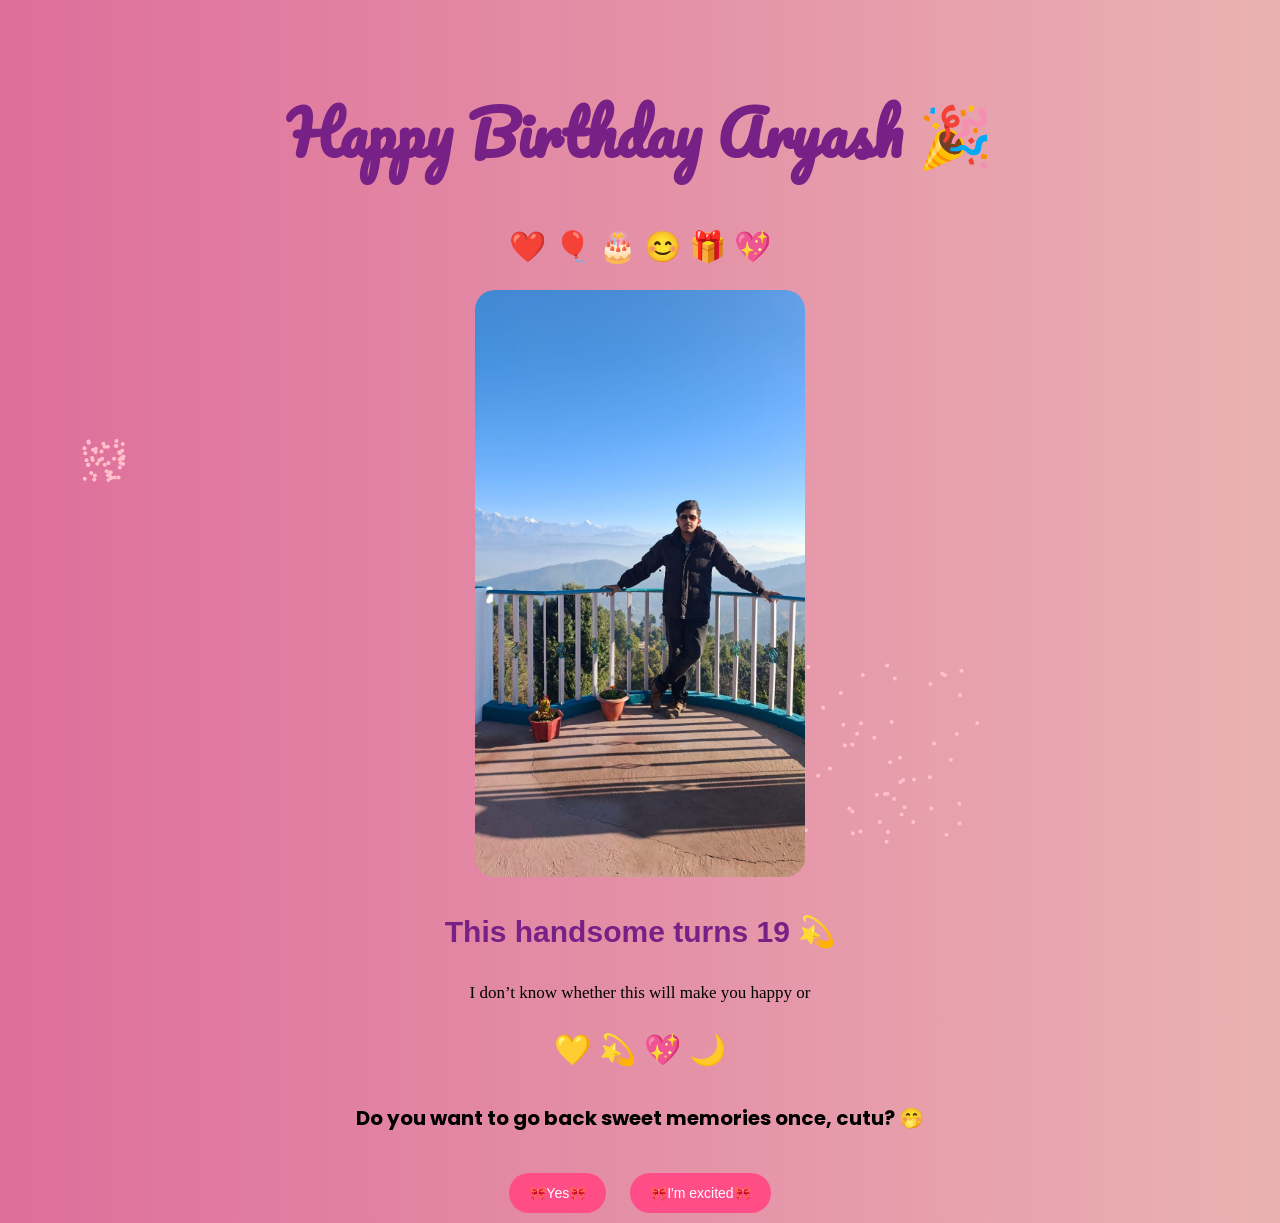
<file: index.html>
<!DOCTYPE html>
<html lang="en">
<head>
<meta charset="UTF-8">
<meta name="viewport" content="width=device-width, initial-scale=1.0">
<title>Happy Birthday Aryash</title>

<link rel="stylesheet" href="style.css">
<link href="https://fonts.googleapis.com/css2?family=Pacifico&family=Poppins&display=swap" rel="stylesheet">

</head>

<body>

<canvas id="fireworks"></canvas>

<h1 class="title">Happy Birthday Aryash 🎉</h1>

<div class="animation">
❤️ 🎈 🎂 😊 🎁 💖
</div>

<div class="photo-box">
    <img src="./images/firstpic.jpeg">
</div>

<p class="animated-text">This handsome turns 19 💫</p>

<!-- Typing Effect -->
<div class="message">
<p id="typing"></p>
</div>

<div class="animation">💛 💫 💖 🌙</div>

<h3 class="question">Do you want to go back sweet memories once, cutu? 🤭</h3>

<button class="btn" onclick="go()">🎀Yes🎀</button>
<button class="btn" onclick="go()">🎀I'm excited🎀</button>

<script>
// Typing Text
const text = `I don’t know whether this will make you happy or not, but I always try to make you happy 🙃. I also don’t know whether you will accept this or not. I’m not even asking you to consider me for what has happened. Right now, all I want is to say thank you to you—and even that feels too small🎀🥹.

I’m confused whether this bond is permanent or temporary, but however long it lasts, the memories will be permanent for me💗🩷. I want to thank you from my heart for understanding all my emotions😌😌, and for listening to everything I said.

For the first time, I felt this happy liking someone🦋🦋, but now whatever happens is destiny. I don’t know how you’ll react, but still… your cutie is requesting you—please don’t hurt her too much 🥺🥺. When you say something, she can’t stay stable.

I will always remember our laughter, our fun, our talks…😁😁 waiting to go home with you… meeting you every day in college… 🤭🩷and especially all those cute conversations with you. The sweet compliments you gave me—I will never forget them 😌😌. When I don’t get to talk to you, even for a day, it hurts me. I don’t know how I’ll accept it if I don’t have you, but whatever happens, I have no control over it, so I’ll move forward thinking it’s fate.

And it’s not just for today—I don’t wish you only today 🙃. Every day carries my love for you ❤️🎀.

Love you, my cutu… 💗🎀🦋`;

let i = 0;
function typing() {
    if (i < text.length) {
        document.getElementById("typing").innerHTML += text.charAt(i);
        i++;
        setTimeout(typing, 25);
    }
}
typing();

// Button redirect
function go(){
    window.location.href = "memories.html";
}

// Fireworks
const canvas = document.getElementById("fireworks");
const ctx = canvas.getContext("2d");

canvas.width = window.innerWidth;
canvas.height = window.innerHeight;

let particles = [];

function createFirework(x, y) {
    for (let i = 0; i < 50; i++) {
        particles.push({
            x: x,
            y: y,
            dx: (Math.random() - 0.5) * 5,
            dy: (Math.random() - 0.5) * 5,
            life: 100
        });
    }
}

function animateFireworks() {
    ctx.clearRect(0, 0, canvas.width, canvas.height);

    particles.forEach((p, index) => {
        p.x += p.dx;
        p.y += p.dy;
        p.life--;

        ctx.beginPath();
        ctx.arc(p.x, p.y, 2, 0, Math.PI * 2);
        ctx.fillStyle = "pink";
        ctx.fill();

        if (p.life <= 0) particles.splice(index, 1);
    });

    requestAnimationFrame(animateFireworks);
}

setInterval(() => {
    createFirework(Math.random() * canvas.width, Math.random() * canvas.height);
}, 800);

animateFireworks();
</script>

</body>
</html>
</file>
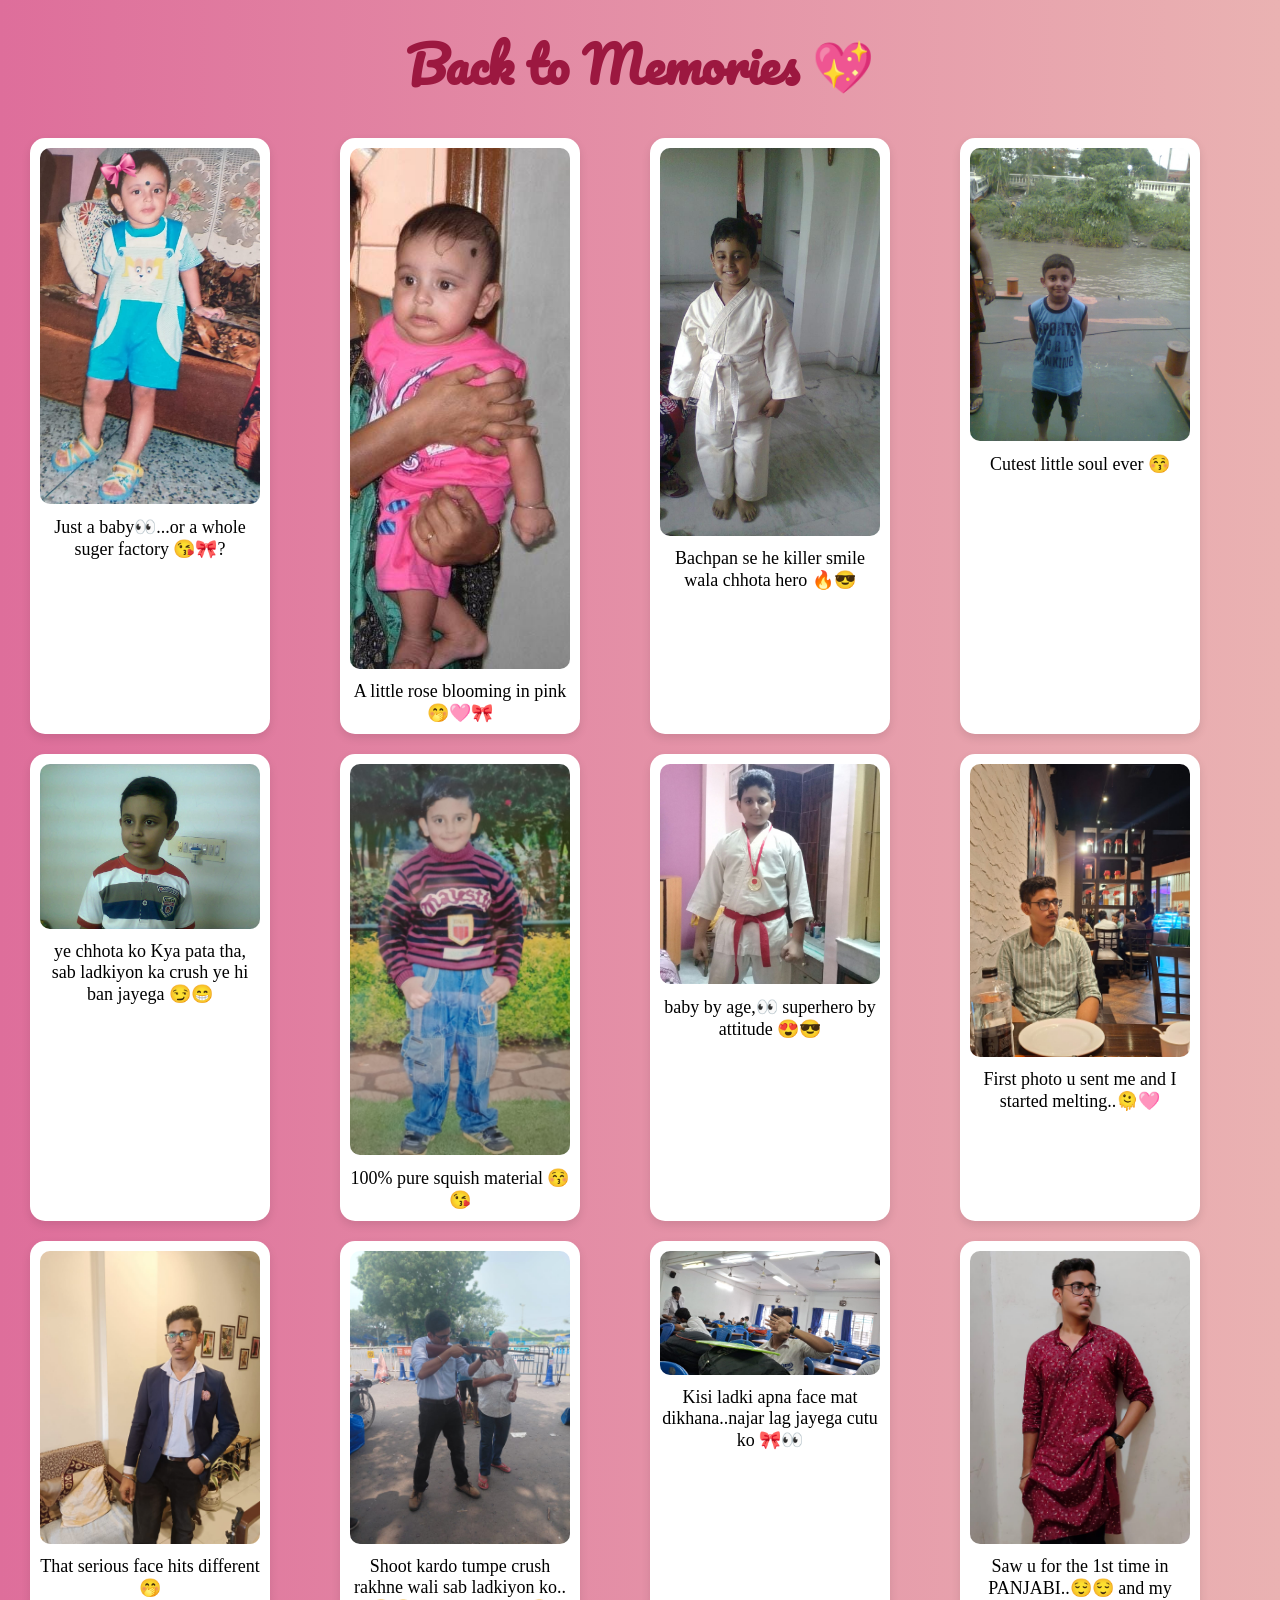
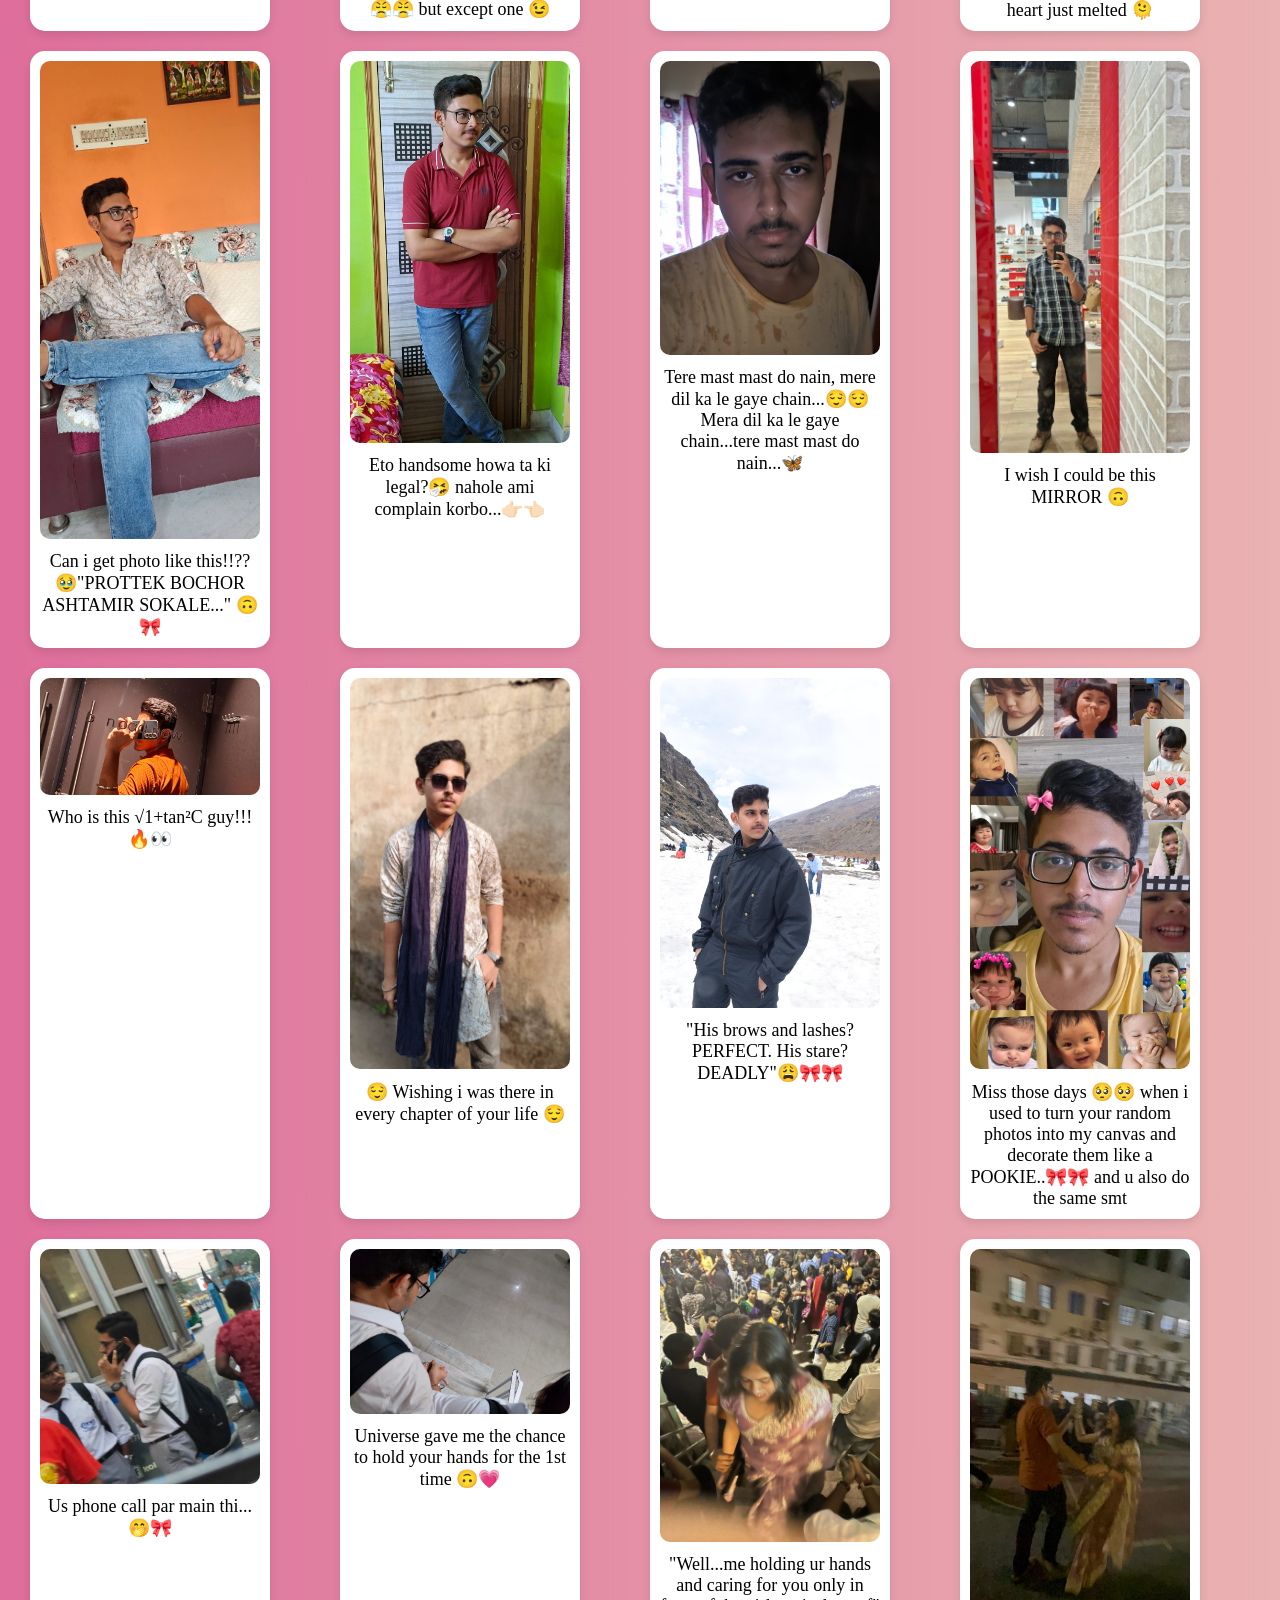
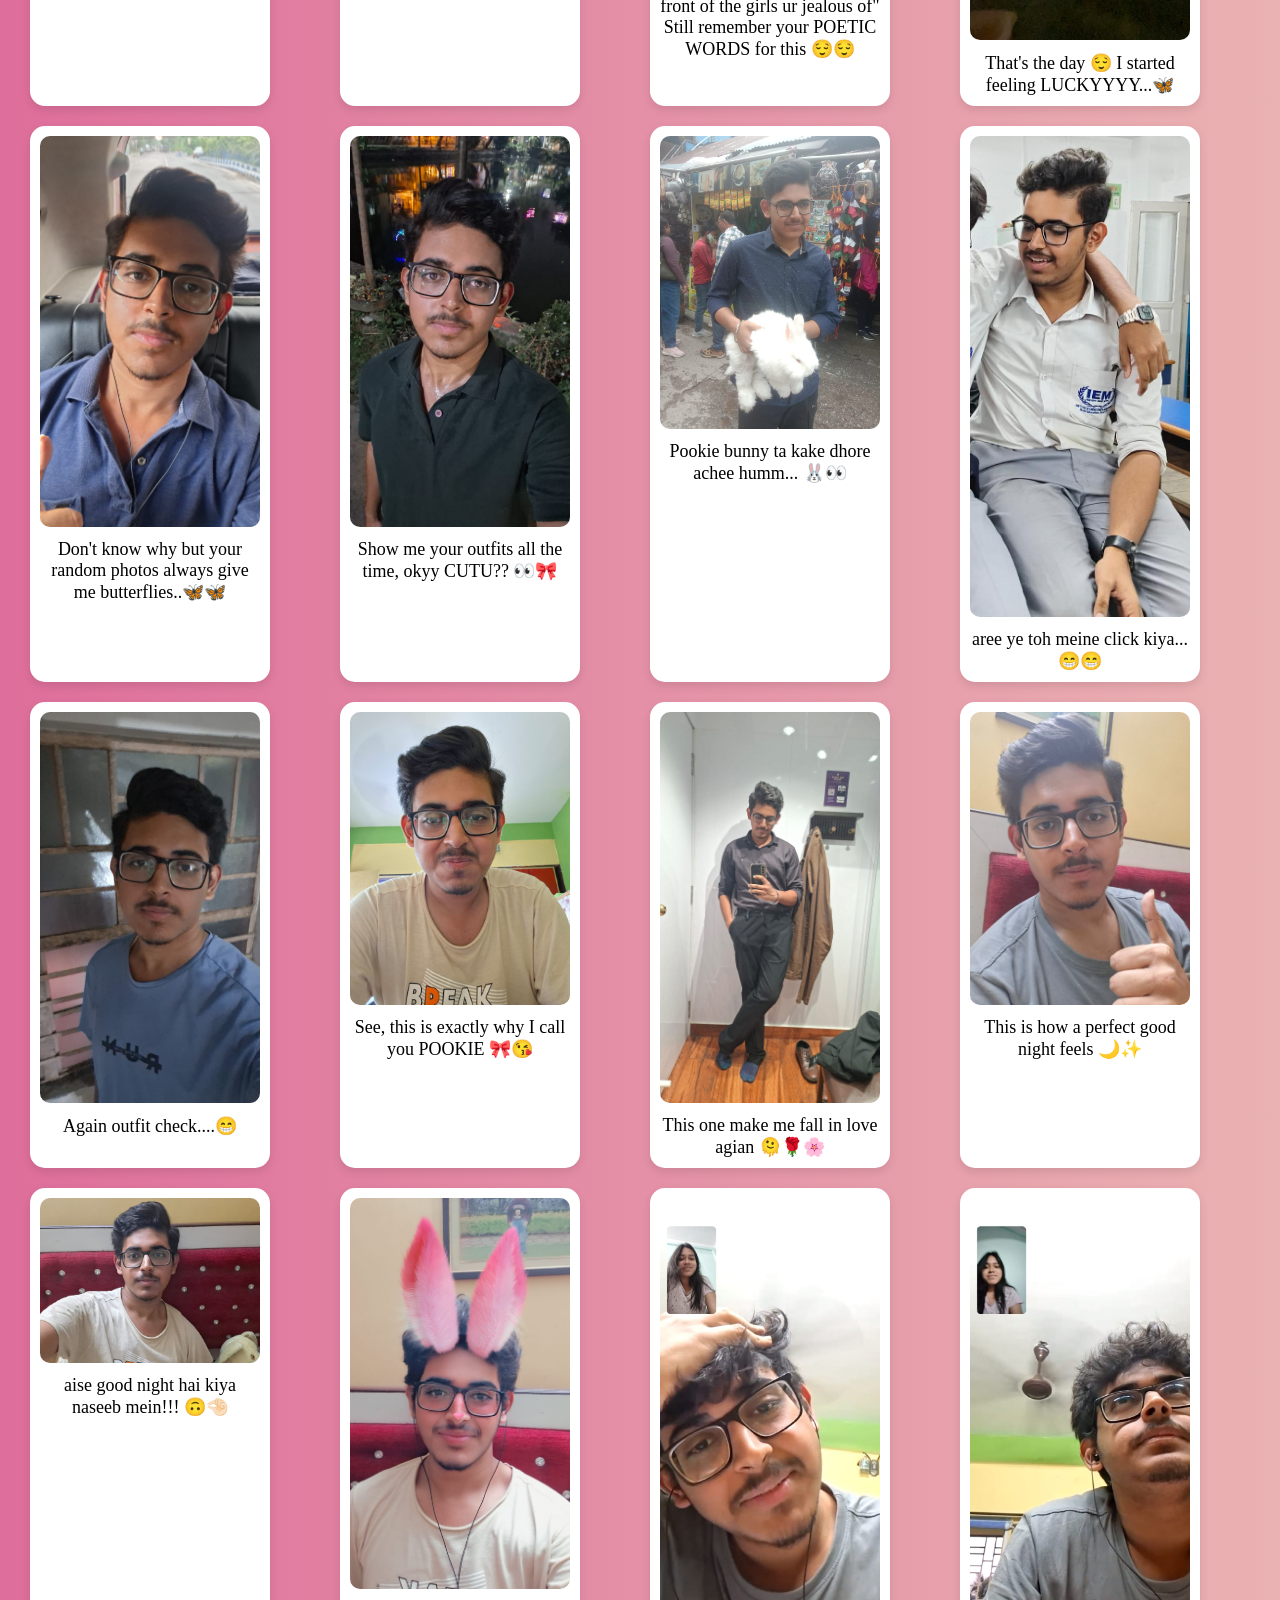
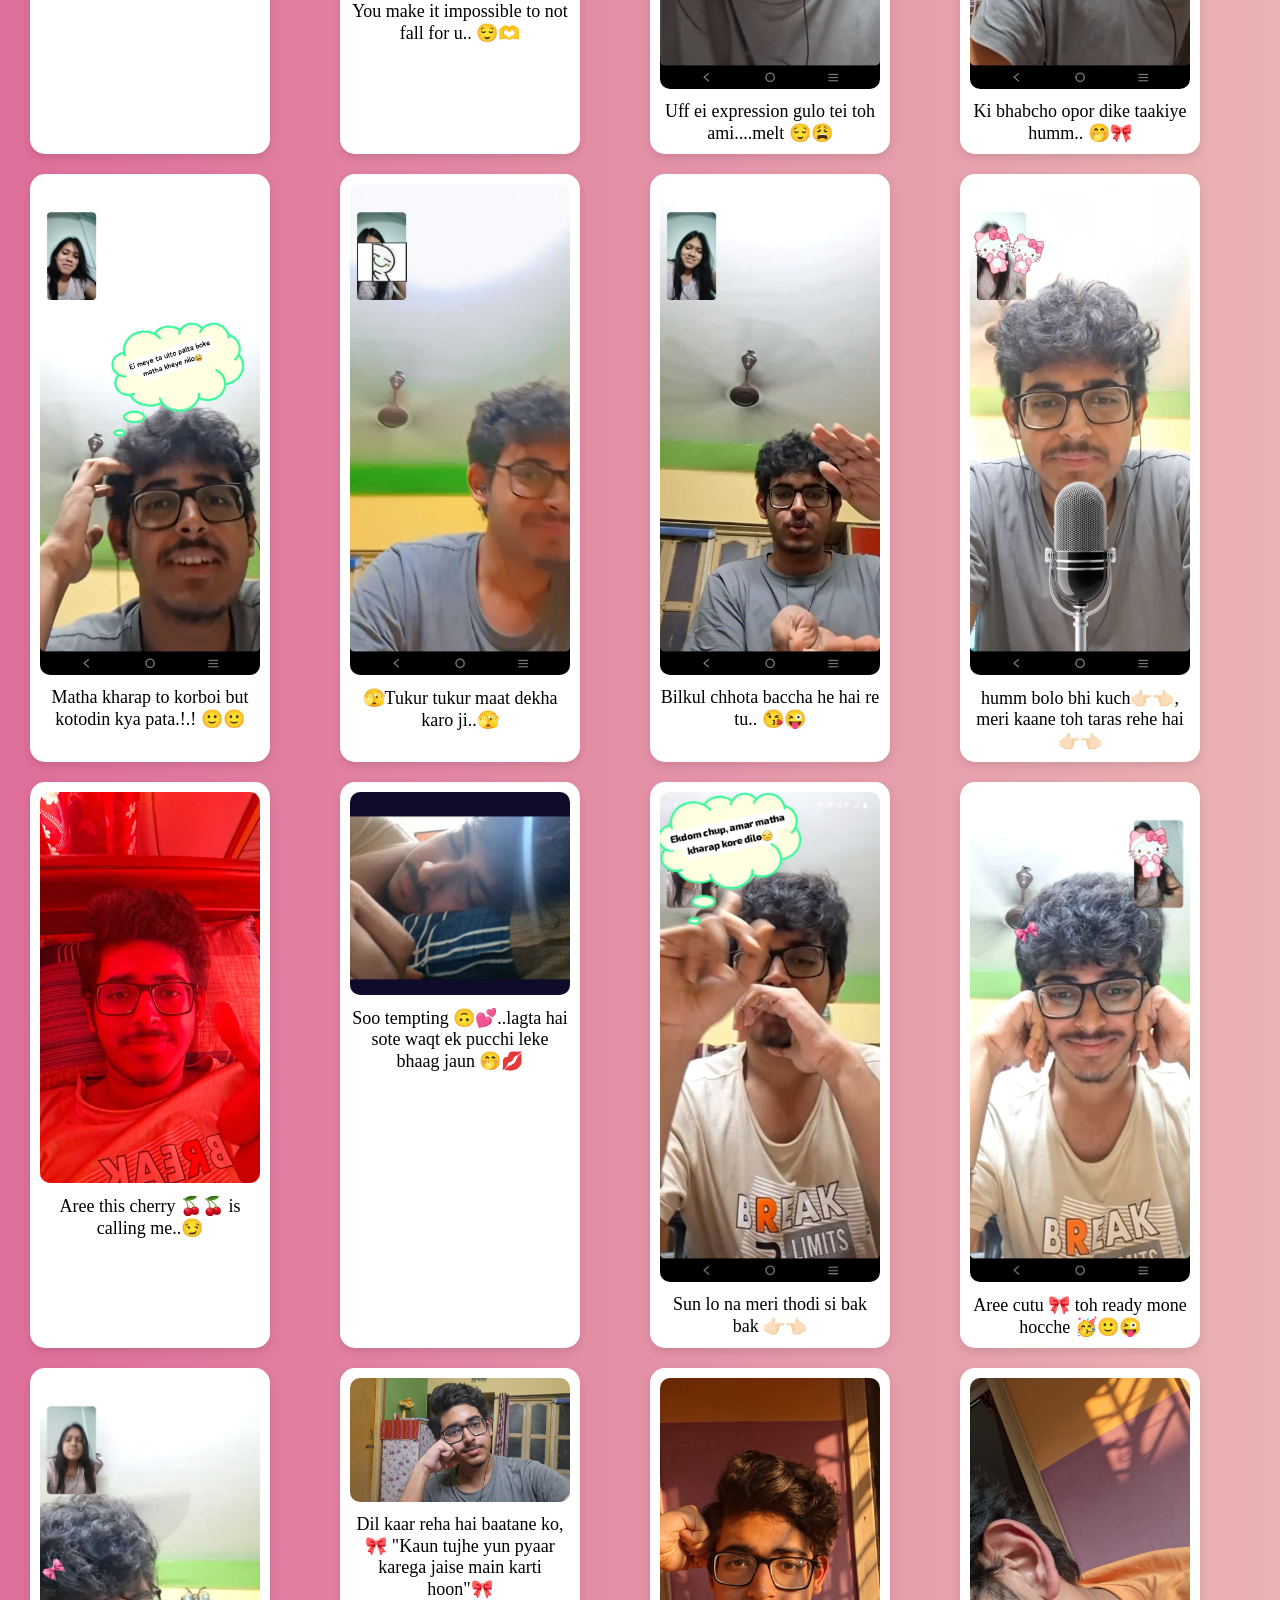
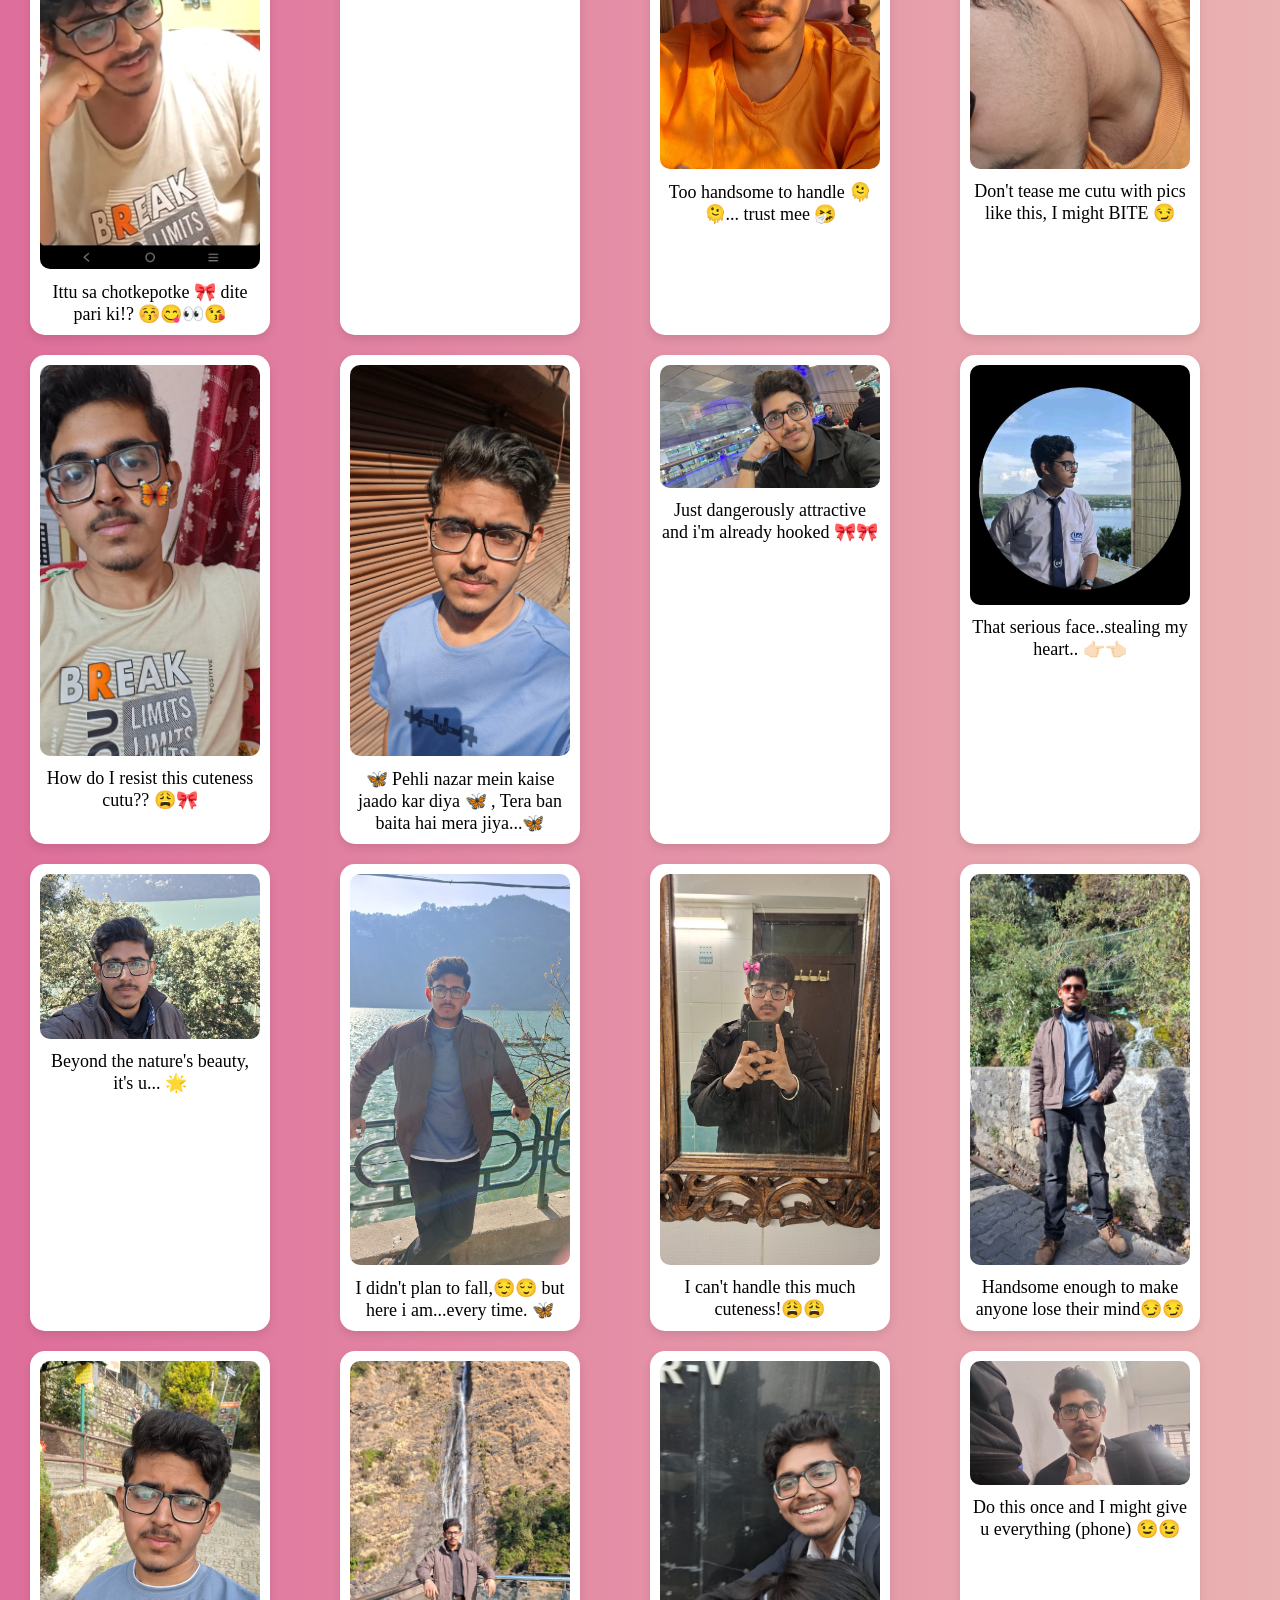
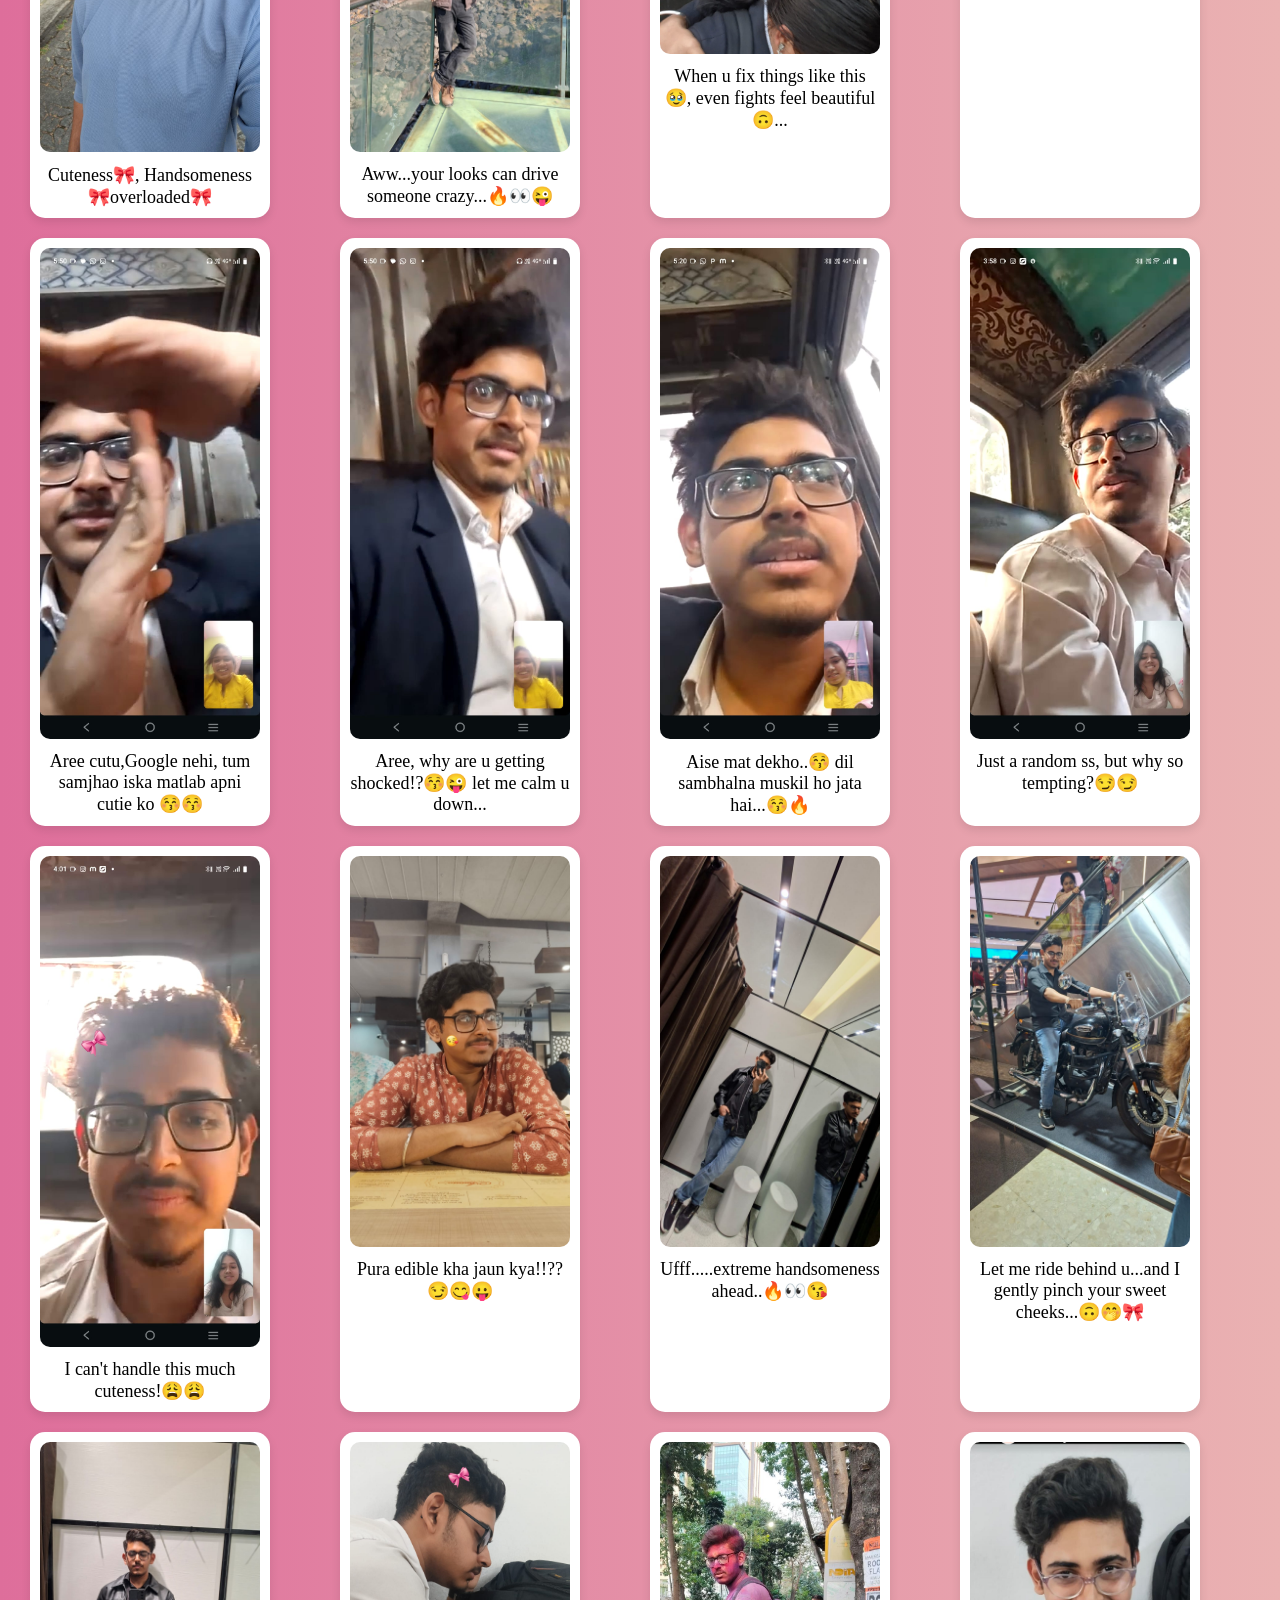
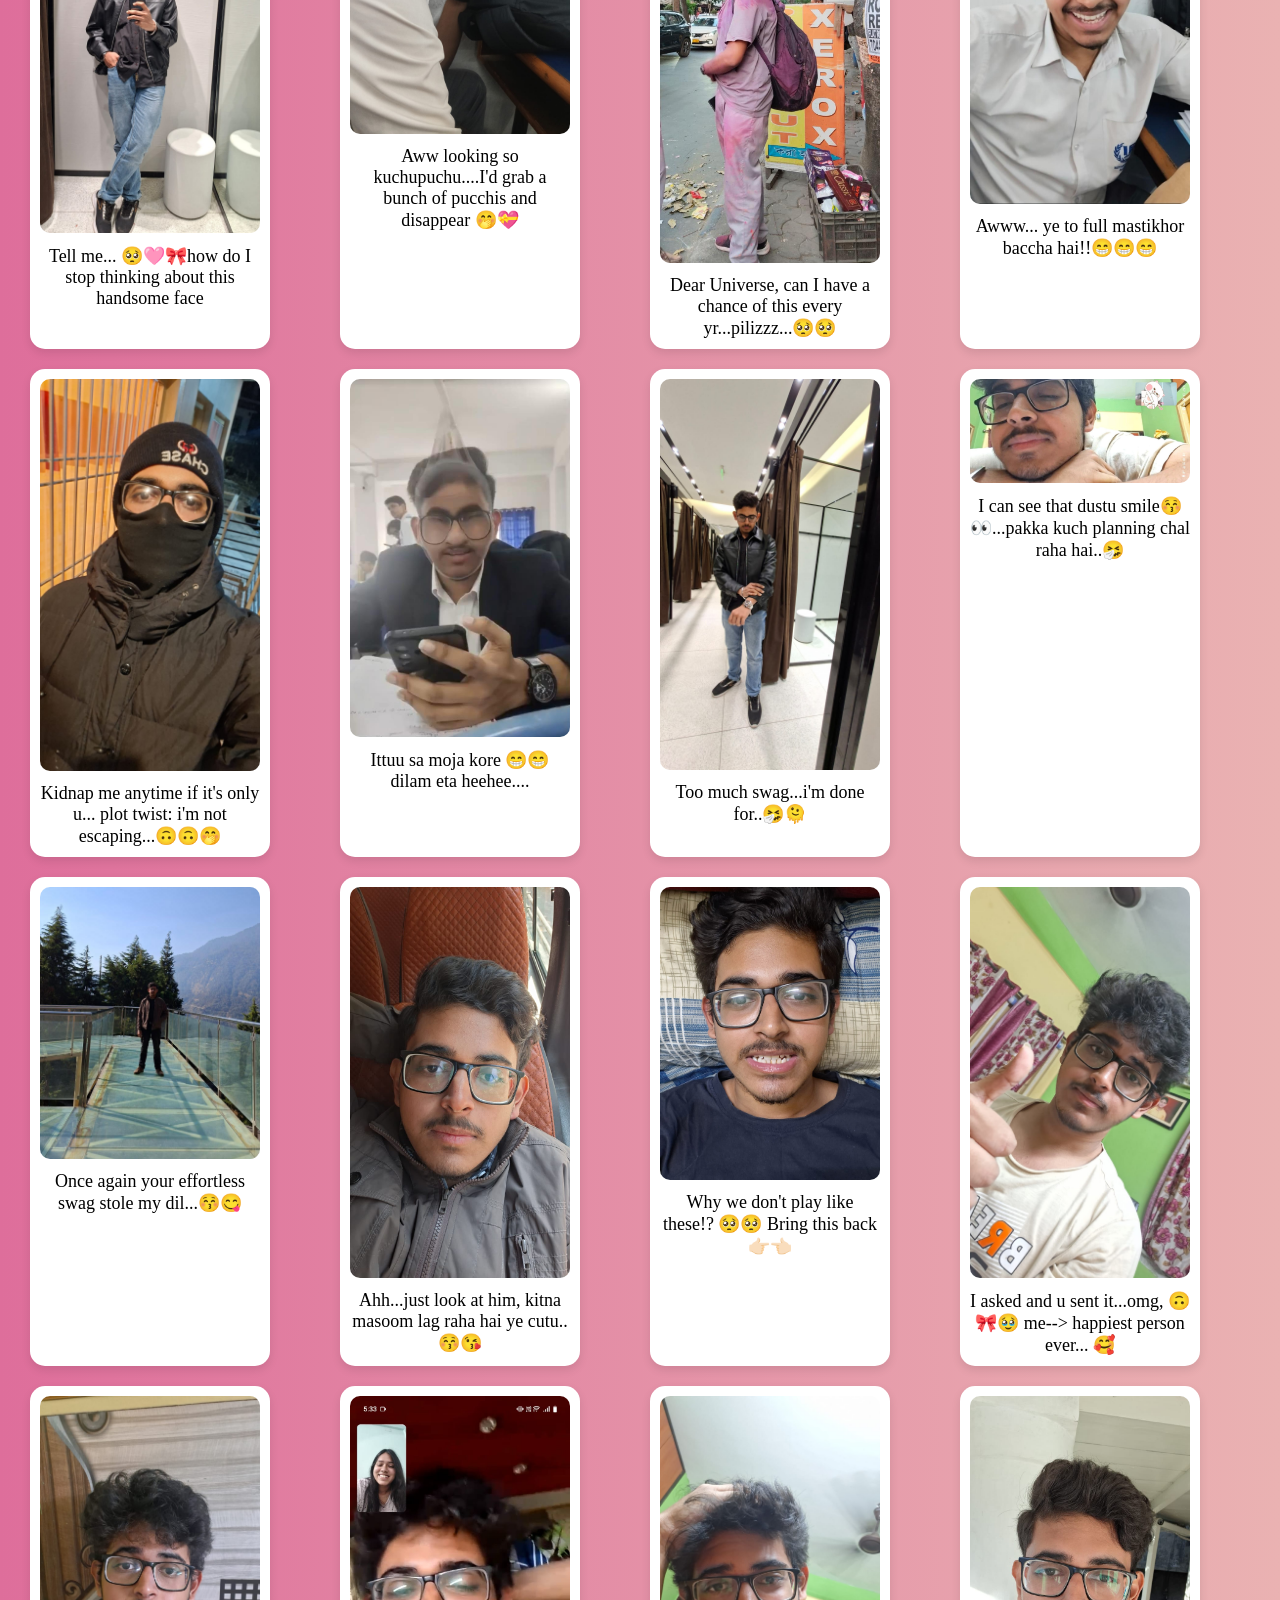
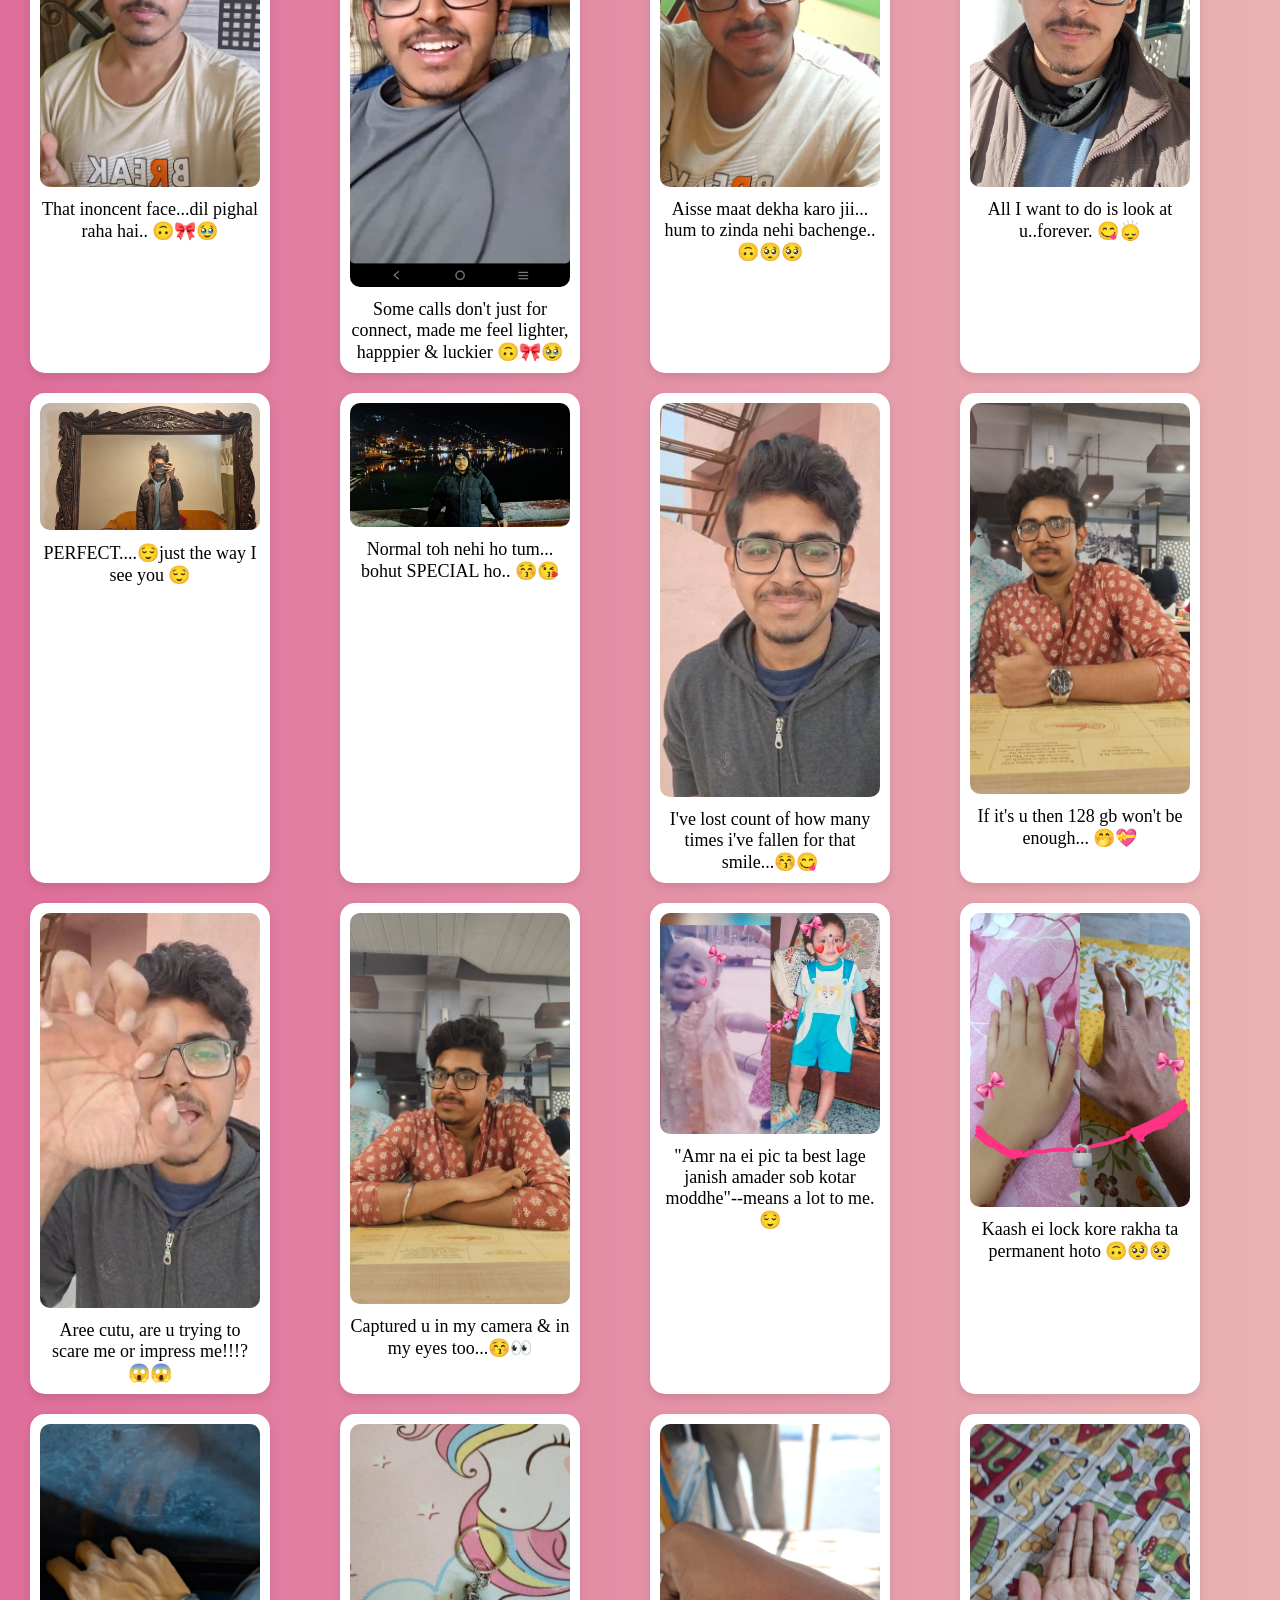
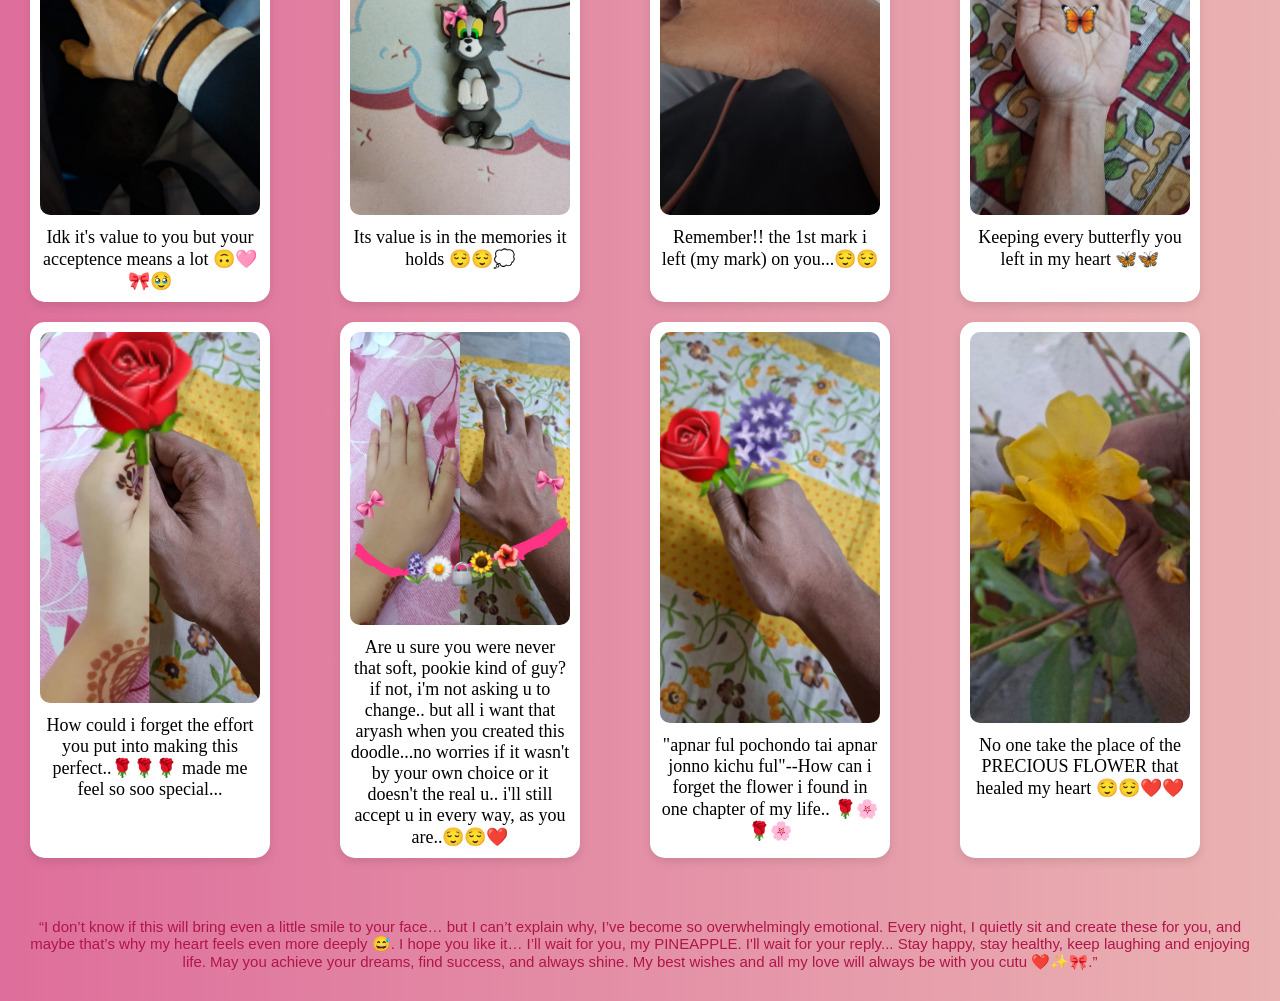
<file: memories.html>
<!DOCTYPE html>
<html lang="en">
<head>
<meta charset="UTF-8">
<meta name="viewport" content="width=device-width, initial-scale=1.0">
<title>Memories</title>

<link rel="stylesheet" href="style.css">
<link href="https://fonts.googleapis.com/css2?family=Pacifico&family=Poppins&display=swap" rel="stylesheet">

</head>

<body>

<h1 class="memory-title">Back to Memories 💖</h1>

<div class="container">
 
<div class="card"> <!--1-->
    <img src="./images/b1.jpeg">
    <div class="caption"> Just a baby👀...or a whole suger factory 😘🎀? </div>
</div>

<div class="card">  <!--2-->
    <img src="./images/b2.jpeg">
    <div class="caption">A little rose blooming in pink 🤭🩷🎀</div>
</div>

<div class="card">  <!--3-->
    <img src="./images/b5.jpeg">
    <div class="caption">Bachpan se he killer smile wala chhota hero 🔥😎</div>
</div>

<div class="card">  <!--4-->
    <img src="./images/b3.jpeg">
    <div class="caption">Cutest little soul ever 😚 </div>
</div>


<div class="card">  <!--5-->
    <img src="./images/b6.jpeg">
    <div class="caption">ye chhota ko Kya pata tha, sab ladkiyon ka crush ye hi ban jayega 😏😁 </div>
</div>

<div class="card">  <!--6-->
    <img src="./images/b4.jpeg">
    <div class="caption">100% pure squish material 😚😘</div>
</div>

<div class="card">  <!--7-->
    <img src="./images/b7.jpeg">
    <div class="caption">baby by age,👀 superhero by attitude 😍😎</div>
</div>

<div class="card">  <!--8-->
    <img src="./images/b8.jpeg">
    <div class="caption">First photo u sent me and I started melting..🫠🩷</div>
</div>

<div class="card">  <!--9-->
    <img src="./images/b9.jpeg">
    <div class="caption">That serious face hits different 🤭</div>
</div>

<div class="card">  <!--10-->
    <img src="./images/b10.jpeg">
    <div class="caption">Shoot kardo tumpe crush rakhne wali sab ladkiyon ko..😤😤 but except one 😉</div>
</div>

<div class="card">  <!--11-->
    <img src="./images/b11.jpeg">
    <div class="caption">Kisi ladki apna face mat dikhana..najar lag jayega cutu ko 🎀👀</div>
</div>

<div class="card">  <!--12-->
    <img src="./images/b12.jpeg">
    <div class="caption">Saw u for the 1st time in PANJABI..😌😌 and my heart just melted 🫠 </div>
</div>

<div class="card"> <!--13-->
    <img src="./images/b13.jpeg">
    <div class="caption">Can i get photo like this!!?? 🥹"PROTTEK BOCHOR ASHTAMIR SOKALE..." 🙃🎀 </div>
</div>


<div class="card"> <!--14-->
    <img src="./images/b14.jpeg">
    <div class="caption">Eto handsome howa ta ki legal?🤧 nahole ami complain korbo...👉🏻👈🏻</div>
</div>


<div class="card"> <!--15-->
    <img src="./images/b15.jpeg">
    <div class="caption"> Tere mast mast do nain, mere dil ka le gaye chain...😌😌 Mera dil ka le gaye chain...tere mast mast do nain...🦋</div>
</div>


<div class="card"> <!--16-->
    <img src="./images/b16.jpeg">
    <div class="caption"> I wish I could be this MIRROR 🙃</div>
</div>

<div class="card"> <!--17-->
    <img src="./images/b17.jpeg">
    <div class="caption"> Who is this √1+tan²C guy!!! 🔥👀</div>
</div>

<div class="card"> <!--18-->
    <img src="./images/b18.jpeg">
    <div class="caption"> 😌 Wishing i was there in every chapter of your life 😌 </div>
</div>

<div class="card"> <!--19-->
    <img src="./images/b19.jpeg">
    <div class="caption"> "His brows and lashes? PERFECT. His stare? DEADLY"😩🎀🎀 </div>
</div>

<div class="card"> <!--20-->
    <img src="./images/b20.jpeg">
    <div class="caption">Miss those days 🥺🥺 when i used to turn your random photos into my canvas and decorate them like a POOKIE..🎀🎀 and u also do the same smt </div>
</div>

<div class="card"> <!--21-->
    <img src="./images/b21.jpeg">
    <div class="caption">Us phone call par main thi... 🤭🎀 </div>
</div>

<div class="card"> <!--22-->
    <img src="./images/b22.jpeg">
    <div class="caption"> Universe gave me the chance to hold your hands for the 1st time 🙃💗</div>
</div>

<div class="card"> <!--23-->
    <img src="./images/b23.jpeg">
    <div class="caption">"Well...me holding ur hands and caring for you only in front of the girls ur jealous of" Still remember your POETIC WORDS for this 😌😌 </div>
</div>

<div class="card"> <!--24-->
    <img src="./images/b24.jpeg">
    <div class="caption">That's the day 😌 I started feeling LUCKYYYY...🦋 </div>
</div>


<div class="card"> <!--25-->
    <img src="./images/b25.jpeg">
    <div class="caption"> Don't know why but your random photos always give me butterflies..🦋🦋</div>
</div>


<div class="card"> <!--26-->
    <img src="./images/b26.jpeg">
    <div class="caption"> Show me your outfits all the time, okyy CUTU?? 👀🎀</div>
</div>


<div class="card"> <!--27-->
    <img src="./images/b27.jpeg">
    <div class="caption"> Pookie bunny ta kake dhore achee humm... 🐰👀</div>
</div>


<div class="card"> <!--28-->
    <img src="./images/b28.jpeg">
    <div class="caption"> aree ye toh meine click kiya...😁😁</div>
</div>


<div class="card"> <!--29-->
    <img src="./images/b29.jpeg">
    <div class="caption"> Again outfit check....😁</div>
</div>

<div class="card"> <!--30-->
    <img src="./images/b30.jpeg">
    <div class="caption"> See, this is exactly why I call you POOKIE 🎀😘</div>
</div>

<div class="card"> <!--31-->
    <img src="./i2/b31.png">
    <div class="caption">This one make me fall in love agian 🫠🌹🌸 </div>
</div>

<div class="card"> <!--32-->
    <img src="./i2/b32.png">
    <div class="caption"> This is how a perfect good night feels 🌙✨</div>
</div>

<div class="card"> <!--33-->
    <img src="./i2/b33.png">
    <div class="caption"> aise good night hai kiya naseeb mein!!! 🙃🤏🏻</div>
</div>

<div class="card"> <!--34-->
    <img src="./i2/b34.png">
    <div class="caption"> You make it impossible to not fall for u.. 😌🫶</div>
</div>

<div class="card"> <!--35-->
    <img src="./i2/b35.png">
    <div class="caption"> Uff ei expression gulo tei toh ami....melt 😌😩</div>
</div>

<div class="card"> <!--36-->
    <img src="./i2/b36.png">
    <div class="caption"> Ki bhabcho opor dike taakiye humm.. 🤭🎀</div>
</div>
<div class="card"> <!--37-->
    <img src="./i2/b37.png">
    <div class="caption">Matha kharap to korboi but kotodin kya pata.!.! 🙂🙂</div>
</div>
<div class="card"> <!--38-->
    <img src="./i2/b38.png">
    <div class="caption"> 🫣Tukur tukur maat dekha karo ji..🫣 </div>
</div>
<div class="card"> <!--39-->
    <img src="./i2/b39.png">
    <div class="caption"> Bilkul chhota baccha he hai re tu.. 😘😜</div>
</div>
<div class="card"> <!--40-->
    <img src="./i2/b40.png">
    <div class="caption"> humm bolo bhi kuch👉🏻👈🏻, meri kaane toh taras rehe hai 👉🏻👈🏻</div>
</div>
<div class="card"> <!--41-->
    <img src="./i2/b41.png">
    <div class="caption">Aree this cherry 🍒🍒 is calling me..😏 </div>
</div>
<div class="card"> <!--42-->
    <img src="./i2/b42.png">
    <div class="caption">Soo tempting 🙃💕..lagta hai sote waqt ek pucchi leke bhaag jaun 🤭💋 </div>
</div>
<div class="card"> <!--43-->
    <img src="./i2/b43.png">
    <div class="caption"> Sun lo na meri thodi si bak bak 👉🏻👈🏻</div>
</div>
<div class="card"> <!--44-->
    <img src="./i2/b44.png">
    <div class="caption">Aree cutu 🎀 toh ready mone hocche 🥳🙂‍😜</div>
</div>
<div class="card"> <!--45-->
    <img src="./i2/b45.png">
    <div class="caption">Ittu sa chotkepotke 🎀 dite pari ki!? 😚😋👀😘</div>
</div>
<div class="card"> <!--46-->
    <img src="./i2/b46.png">
    <div class="caption"> Dil kaar reha hai baatane ko,🎀 "Kaun tujhe yun pyaar karega jaise main karti hoon"🎀</div>
</div>
<div class="card"> <!--47-->
    <img src="./i2/b47.png">
    <div class="caption"> Too handsome to handle 🫠🫠... trust mee 🤧 </div>
</div>
<div class="card"> <!--48-->
    <img src="./i2/b48.jpeg">
    <div class="caption"> Don't tease me cutu with pics like this, I might BITE 😏</div>
</div>
<div class="card"> <!--49-->
    <img src="./i2/b49.jpeg">
    <div class="caption"> How do I resist this cuteness cutu?? 😩🎀</div>
</div>
<div class="card"> <!--50-->
    <img src="./i2/b50.jpeg">
    <div class="caption"> 🦋 Pehli nazar mein kaise jaado kar diya 🦋 , Tera ban baita hai mera jiya...🦋 </div>
</div>
<div class="card"> <!--51-->
    <img src="./i2/b51.jpeg">
    <div class="caption">Just dangerously attractive  and i'm already hooked 🎀🎀 </div>
</div>
<div class="card"> <!--52-->
    <img src="./i2/b52.jpeg">
    <div class="caption">That serious face..stealing my heart.. 👉🏻👈🏻 </div>
</div>

<div class="card"> <!--53-->
    <img src="./i2/b53.jpeg">
    <div class="caption">Beyond the nature's beauty, it's u... 🌟</div>
</div>

<div class="card"> <!--54-->
    <img src="./i2/b54.jpeg">
    <div class="caption">I didn't plan to fall,😌😌 but here i am...every time. 🦋</div>
</div>
<div class="card"> <!--55-->
    <img src="./i2/b55.jpeg">
    <div class="caption">I can't handle this much cuteness!😩😩</div>
</div>
<div class="card"> <!--56-->
    <img src="./i2/b56.jpeg">
    <div class="caption">Handsome enough to make anyone lose their mind😏😏</div>
</div>
<div class="card"> <!--57-->
    <img src="./i2/b57.jpeg">
    <div class="caption">Cuteness🎀, Handsomeness 🎀overloaded🎀</div>
</div>
<div class="card"> <!--58-->
    <img src="./i4/b58.jpeg">
    <div class="caption">Aww...your looks can drive someone crazy...🔥👀😜</div>
</div>
<div class="card"> <!--59-->
    <img src="./i4/b59.jpeg">
    <div class="caption">When u fix things like this 🥹, even fights feel beautiful 🙃...</div>
</div>
<div class="card"> <!--60-->
    <img src="./i4/b60.jpeg">
    <div class="caption">Do this once and I might give u everything (phone) 😉😉</div>
</div>
<div class="card"> <!--61-->
    <img src="./i4/b61.jpeg">
    <div class="caption">Aree cutu,Google nehi, tum samjhao iska matlab apni cutie ko 😚😚</div>
</div>
<div class="card"> <!--62-->
    <img src="./i4/b62.jpeg">
    <div class="caption">Aree, why are u getting shocked!?😚😜 let me calm u down...</div>
</div>
<div class="card"> <!--63-->
    <img src="./i4/b63.jpeg">
    <div class="caption">Aise mat dekho..😚 dil sambhalna muskil ho jata hai...😚🔥</div>
</div>
<div class="card"> <!--64-->
    <img src="./i4/b64.jpeg">
    <div class="caption">Just a random ss, but why so tempting?😏😏</div>
</div>
<div class="card"> <!--65-->
    <img src="./i4/b65.jpeg">
    <div class="caption">I can't handle this much cuteness!😩😩</div>
</div>
<div class="card"> <!--66-->
    <img src="./i3/b66.jpeg">
    <div class="caption">Pura edible kha jaun kya!!??😏😋😛</div>
</div>
<div class="card"> <!--67-->
    <img src="./i3/b67.jpeg">
    <div class="caption">Ufff.....extreme handsomeness ahead..🔥👀😘</div>
</div>
<div class="card"> <!--68-->
    <img src="./i3/b68.jpeg">
    <div class="caption">Let me ride behind u...and I gently pinch your sweet cheeks...🙃🤭🎀</div>
</div>
<div class="card"> <!--69-->
    <img src="./i3/b69.jpeg">
    <div class="caption">Tell me... 🥺🩷🎀how do I stop thinking about this handsome face</div>
</div>
<div class="card"> <!--70-->
    <img src="./i3/b70.jpeg">
    <div class="caption">Aww looking so kuchupuchu....I'd grab a bunch of pucchis and disappear 🤭💝</div>
</div>
<div class="card"> <!--71-->
    <img src="./i3/b71.jpeg">
    <div class="caption">Dear Universe, can I have a chance of this every yr...pilizzz...🥺🥺</div>
</div>

<div class="card"> <!--72-->
    <img src="./i3/b72.jpeg">
    <div class="caption"> Awww... ye to full mastikhor baccha hai!!😁😁😁 </div>
</div>
<div class="card"> <!--73-->
    <img src="./i3/b73.jpeg">
    <div class="caption">Kidnap me anytime if it's only u... plot twist: i'm not escaping...🙃🙃🤭</div>
</div>
<div class="card"> <!--74-->
    <img src="./i3/b74.jpeg">
    <div class="caption">Ittuu sa moja kore 😁😁 dilam eta heehee....</div>
</div>
<div class="card"> <!--75-->
    <img src="./i3/b75.jpeg">
    <div class="caption">Too much swag...i'm done for..🤧🫠</div>
</div>
<div class="card"> <!--76-->
    <img src="./i3/b76.jpeg">
    <div class="caption">I can see that dustu smile😚👀...pakka kuch planning chal raha hai..🤧</div>
</div>
<div class="card"> <!--77-->
    <img src="./i3/b77.jpeg">
    <div class="caption">Once again your effortless swag stole my dil...😚😋</div>
</div>
<div class="card"> <!--78-->
    <img src="./i3/b78.jpeg">
    <div class="caption">Ahh...just look at him, kitna masoom lag raha hai ye cutu..😚😘</div>
</div>
<div class="card"> <!--79-->
    <img src="./i3/b79.jpeg">
    <div class="caption">Why we don't play like these!? 🥺🥺 Bring this back 👉🏻👈🏻</div>
</div>
<div class="card"> <!--80-->
    <img src="./i3/b80.jpeg">
    <div class="caption">I asked and u sent it...omg, 🙃🎀🥹 me--> happiest person ever... 🥰</div>
</div>
<div class="card"> <!--81-->
    <img src="./i3/b81.jpeg">
    <div class="caption">That inoncent face...dil pighal raha hai.. 🙃🎀🥹</div>
</div>
<div class="card"> <!--82-->
    <img src="./i3/b82.jpeg">
    <div class="caption">Some calls don't just for connect, made me feel lighter, happpier & luckier 🙃🎀🥹</div>
</div>
<div class="card"> <!--83-->
    <img src="./i3/b83.jpeg">
    <div class="caption">Aisse maat dekha karo jii... hum to zinda nehi bachenge.. 🙃🥺🥺</div>
</div>
<div class="card"> <!--84-->
    <img src="./i3/b84.jpeg">
    <div class="caption">All I want to do is look at u..forever. 😋🙂‍↕️</div>
</div>
<div class="card"> <!--85-->
    <img src="./i3/b85.jpeg">
    <div class="caption">PERFECT....😌just the way I see you 😌 </div>
</div>
<div class="card"> <!--86-->
    <img src="./i3/b86.jpeg">
    <div class="caption">Normal toh nehi ho tum... bohut SPECIAL ho.. 😚😘</div>
</div>
<div class="card"> <!--87-->
    <img src="./i3/b87.jpeg">
    <div class="caption">I've lost count of how many times i've fallen for that smile...😚😋</div>
</div>
<div class="card"> <!--88-->
    <img src="./i3/b88.jpeg">
    <div class="caption">If it's u then 128 gb won't be enough... 🤭💝</div>
</div>
<div class="card"> <!--89-->
    <img src="./i3/b89.jpeg">
    <div class="caption">Aree cutu, are u trying to scare me or impress me!!!? 😱😱</div>
</div>
<div class="card"> <!--90-->
    <img src="./i3/b90.jpeg">
    <div class="caption">Captured u in my camera & in my eyes too...😚👀</div>
</div>
<div class="card"> <!--91-->
    <img src="./i3/b91.jpeg">
    <div class="caption">"Amr na ei pic ta best lage janish amader sob kotar moddhe"--means a lot to me.😌</div>
</div>
<div class="card"> <!--92-->
    <img src="./i3/b92.jpeg">
    <div class="caption">Kaash ei lock kore rakha ta permanent hoto 🙃🥺🥺</div>
</div>
<div class="card"> <!--93-->
    <img src="./i3/b93.jpeg">
    <div class="caption">Idk it's value to you but your acceptence means a lot 🙃🩷🎀🥹</div>
</div>
<div class="card"> <!--94-->
    <img src="./i3/b94.jpeg">
    <div class="caption">Its value is in the memories it holds 😌😌💭</div>
</div>
<div class="card"> <!--95-->
    <img src="./i3/b95.jpeg">
    <div class="caption">Remember!! the 1st mark i left (my mark) on you...😌😌</div>
</div>
<div class="card"> <!--96-->
    <img src="./i3/b96.jpeg">
    <div class="caption">Keeping every butterfly you left in my heart 🦋🦋</div>
</div>
<div class="card"> <!--97-->
    <img src="./i3/b97.jpeg">
    <div class="caption">How could i forget the effort you put into making this perfect..🌹🌹🌹 made me feel so soo special...</div>
</div>
<div class="card"> <!--98-->
    <img src="./i3/b98.jpeg">
    <div class="caption">Are u sure you were never that soft, pookie kind of guy? if not, i'm not asking u to change.. but all i want that aryash when you created this doodle...no worries if it wasn't by your own choice or it doesn't the real u.. i'll still accept u in every way, as you are..😌😌❤️</div>
</div>
<div class="card"> <!--99-->
    <img src="./i3/b99.jpeg">
    <div class="caption">"apnar ful pochondo tai apnar jonno kichu ful"--How can i forget the flower i found in one chapter of my life.. 🌹🌸🌹🌸</div>
</div>
<div class="card"> <!--100-->
    <img src="./i3/and finally b100.jpeg">
    <div class="caption">No one take the place of the PRECIOUS FLOWER that healed my heart 😌😌❤️❤️</div>
</div>
<!-- COPY THIS BLOCK TO ADD MORE PHOTOS -->

</div>

<div class="footer">

“I don’t know if this will bring even a little smile to your face… but I can’t explain why, I’ve become so overwhelmingly emotional. Every night, I quietly sit and create these for you, and maybe that’s why my heart feels even more deeply 😅. I hope you like it… I’ll wait for you, my PINEAPPLE. I'll wait for your reply... Stay happy, stay healthy, keep laughing and enjoying life. May you achieve your dreams, find success, and always shine. My best wishes and all my love will always be with you cutu ❤️✨🎀.”
</div>

</body>
</html>
</file>
<file: style.css>
body {
    margin: 0;
    font-family: 'Poppins', sans-serif;
    text-align: center;
    background: linear-gradient(to right, #de6e9b, #eab2b2);
}

/* Fireworks canvas */
canvas {
    position: fixed;
    top: 0;
    left: 0;
    z-index: -1;
}

/* Title */
.title {
    font-family: 'Pacifico', cursive;
    font-size: 60px;
    margin-top: 80px;
    color: #772086;
}

/* Animation */
.animation {
    font-size: 30px;
    animation: float 3s infinite alternate;
}

@keyframes float {
    from { transform: translateY(0); }
    to { transform: translateY(-15px); }
}

/* Photo */
.photo-box img {
    width: 70%;
    max-width: 330px;
    border-radius: 20px;
    margin-top: 20px;
}

/* Text */
.animated-text {
    font-size:30px;
    font-weight: bold;
    color: #772086;
    animation: glow 2s infinite alternate;
    font-family: 'Segoe UI', Tahoma, Geneva, Verdana, sans-serif;
}

@keyframes glow {
    from { opacity: 0.6; }
    to { opacity: 1; }
}

/* Message */
.message {
    width: 90%;
    max-width: 600px;
    margin: 20px auto;
    font-size: 17px;
    line-height: 1.7;
    font-family: 'Times New Roman', Times, serif;
}

/* Buttons */
.btn {
    padding: 12px 20px;
    margin: 10px;
    border: none;
    border-radius: 20px;
    background: #ff4d88;
    color: white;
    font-size: 14px;
    cursor: pointer;
}

.btn:hover {
    background: #ff1a66;
}

/* Question */
.question {
    font-size: 20px;
    padding: 10px;
    font-weight: bold;
}

/* MEMORY PAGE */
.memory-title {
    font-family: 'Pacifico', cursive;
    font-size: 50px;
    margin: 20px;
    color: #9c1840;
}

/* Cards */
.container {
    display: flex;
    flex-wrap: wrap;
    justify-content: center;
    
}
.card {
    width: 90%;
    max-width: 220px;
    margin: 10px;
    background: white;
    border-radius: 15px;
    padding: 10px;
    box-shadow: 0 4px 10px rgba(0,0,0,0.1);
    margin-right: 60px;
}
 


.card img {
    width: 100%;
    border-radius: 10px;
}

.caption {
    margin-top: 5px;
    font-family: 'Times New Roman', Times, serif;
    font-size: 18px;
}

/* Footer */
.footer {
    font-family: Arial, Helvetica, sans-serif;
    font-size: 15px;
    margin: 30px;
    color: #b01549;
    margin-top: 50px;
}

/* MOBILE RESPONSIVE */
@media (max-width: 600px) {
    .title {
        font-size: 35px;
    }

    .animated-text {
        font-size: 18px;
    }

    .message {
        font-size: 14px;
    }
}
</file>
